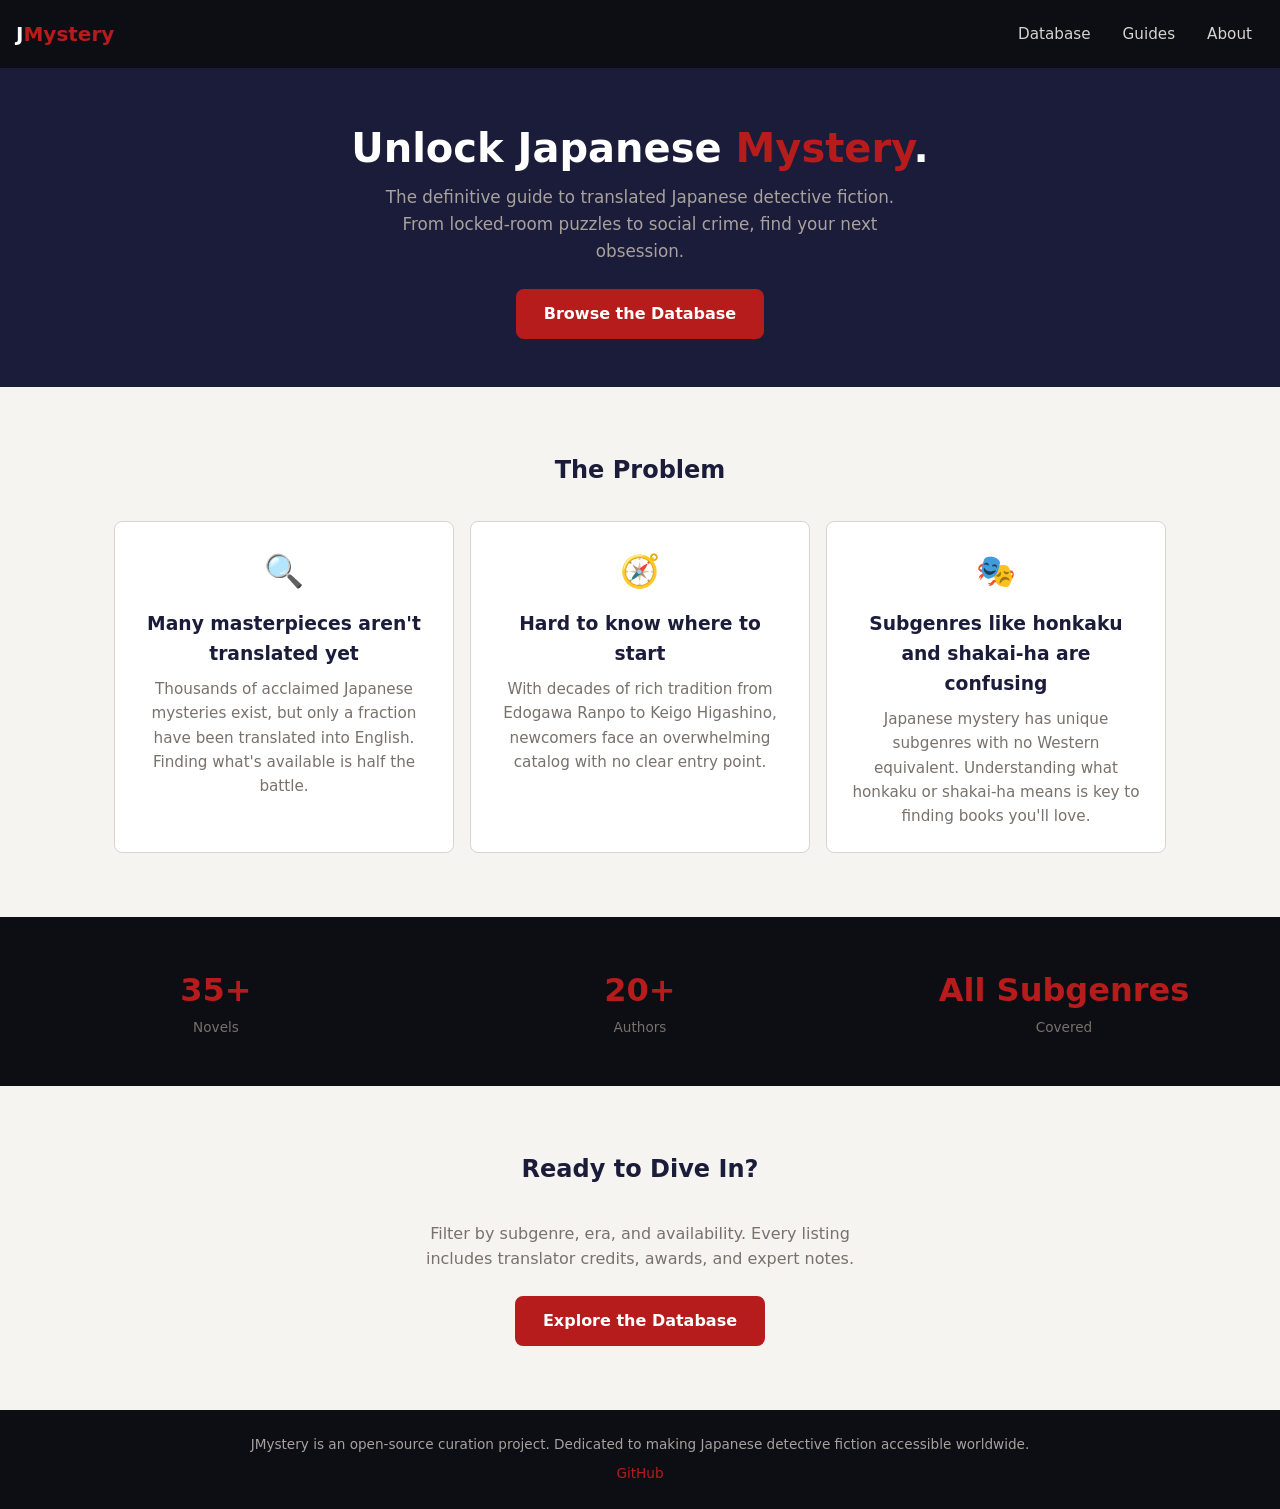
<file: index.html>
<!DOCTYPE html>
<html lang="en">
<head>
<meta charset="UTF-8">
<meta name="viewport" content="width=device-width,initial-scale=1">
<title>JMystery - The Definitive Guide to Translated Japanese Detective Fiction</title>
<meta name="description" content="A curated database of translated Japanese mystery novels for international readers. Discover honkaku, shakai-ha, and more subgenres.">
<meta property="og:title" content="JMystery - Translated Japanese Mystery Novels">
<meta property="og:description" content="The definitive guide to translated Japanese detective fiction. 35+ novels, 20+ authors, all subgenres covered.">
<meta property="og:type" content="website">
<meta property="og:url" content="https://humancronadmin.github.io/j-mystery/">
<link rel="canonical" href="https://humancronadmin.github.io/j-mystery/">
<link rel="icon" href="favicon.svg" type="image/svg+xml">
<link rel="stylesheet" href="css/style.css">
<script async src="https://www.googletagmanager.com/gtag/js?id=G-MXKH7PSKC2"></script>
<script>window.dataLayer=window.dataLayer||[];function gtag(){dataLayer.push(arguments);}gtag("js",new Date());gtag("config","G-MXKH7PSKC2");</script>
<script type="text/javascript">(function(c,l,a,r,i,t,y){c[a]=c[a]||function(){(c[a].q=c[a].q||[]).push(arguments)};t=l.createElement(r);t.async=1;t.src="https://www.clarity.ms/tag/"+i;y=l.getElementsByTagName(r)[0];y.parentNode.insertBefore(t,y);})(window, document, "clarity", "script", "wa1jxs6bmh");</script>

<script type="application/ld+json">{"@context":"https://schema.org","@type":"WebSite","name":"JMystery","url":"https://humancronadmin.github.io/j-mystery/","description":"JMystery - Japanese mystery novels, honkaku mystery, shin-honkaku, Keigo Higashino, Soji Shimada, locked room m","inLanguage":"en","potentialAction":{"@type":"SearchAction","target":{"@type":"EntryPoint","urlTemplate":"https://humancronadmin.github.io/j-mystery/?q={search_term_string}"},"query-input":"required name=search_term_string"}}</script>
<script type="application/ld+json">{"@context":"https://schema.org","@type":"CollectionPage","name":"JMystery","url":"https://humancronadmin.github.io/j-mystery/","description":"JMystery - Japanese mystery novels, honkaku mystery, shin-honkaku, Keigo Higashino, Soji Shimada, locked room m","about":{"@type":"Thing","name":"Japanese mystery novels"},"audience":{"@type":"Audience","audienceType":"mystery readers worldwide interested in Japanese mystery fiction"},"isAccessibleForFree":true,"inLanguage":"en"}</script>
<script type="application/ld+json">{"@context":"https://schema.org","@type":"BreadcrumbList","itemListElement":[{"@type":"ListItem","position":1,"name":"Home","item":"https://humancronadmin.github.io/j-mystery/"}]}</script>
</head>
<body>
<nav class="nav">
 <a href="index.html" class="nav-brand">J<span>Mystery</span></a>
 <div class="nav-links">
 <a href="database.html">Database</a>
 <a href="#guides">Guides</a>
 <a href="#about">About</a>
 </div>
</nav>
<section class="hero">
 <h1>Unlock Japanese <em>Mystery</em>.</h1>
 <p>The definitive guide to translated Japanese detective fiction. From locked-room puzzles to social crime, find your next obsession.</p>
 <a href="database.html" class="btn btn-primary">Browse the Database</a>
</section>
<section class="section">
 <h2 class="section-title">The Problem</h2>
 <div class="problem-grid" id="problems"></div>
</section>
<section class="section" style="background:var(--dark);color:#FFF;max-width:none;padding:48px 16px">
 <div class="stats-row" id="stats"></div>
</section>
<section class="section" style="text-align:center">
 <h2 class="section-title">Ready to Dive In?</h2>
 <p style="color:var(--muted);margin-bottom:24px;max-width:480px;margin-left:auto;margin-right:auto">Filter by subgenre, era, and availability. Every listing includes translator credits, awards, and expert notes.</p>
 <a href="database.html" class="btn btn-primary">Explore the Database</a>
</section>
<footer class="footer" id="about">
 <p>JMystery is an open-source curation project. Dedicated to making Japanese detective fiction accessible worldwide.</p>
 <p style="margin-top:8px"><a href="https://github.com/humancronadmin">GitHub</a></p>
</footer>
<script>
const problems=[
 {icon:"\uD83D\uDD0D",title:"Many masterpieces aren't translated yet",desc:"Thousands of acclaimed Japanese mysteries exist, but only a fraction have been translated into English. Finding what's available is half the battle."},
 {icon:"\uD83E\uDDED",title:"Hard to know where to start",desc:"With decades of rich tradition from Edogawa Ranpo to Keigo Higashino, newcomers face an overwhelming catalog with no clear entry point."},
 {icon:"\uD83C\uDFAD",title:"Subgenres like honkaku and shakai-ha are confusing",desc:"Japanese mystery has unique subgenres with no Western equivalent. Understanding what honkaku or shakai-ha means is key to finding books you'll love."}
];
const stats=[
 {num:"35+",label:"Novels"},
 {num:"20+",label:"Authors"},
 {num:"All Subgenres",label:"Covered"}
];
document.getElementById("problems").innerHTML=problems.map(p=>`<div class="problem-card"><div class="icon">${p.icon}</div><h3>${p.title}</h3><p>${p.desc}</p></div>`).join("");
document.getElementById("stats").innerHTML=stats.map(s=>`<div class="stat"><div class="num">${s.num}</div><div class="label">${s.label}</div></div>`).join("");
</script>
</body>
</html>
</file>
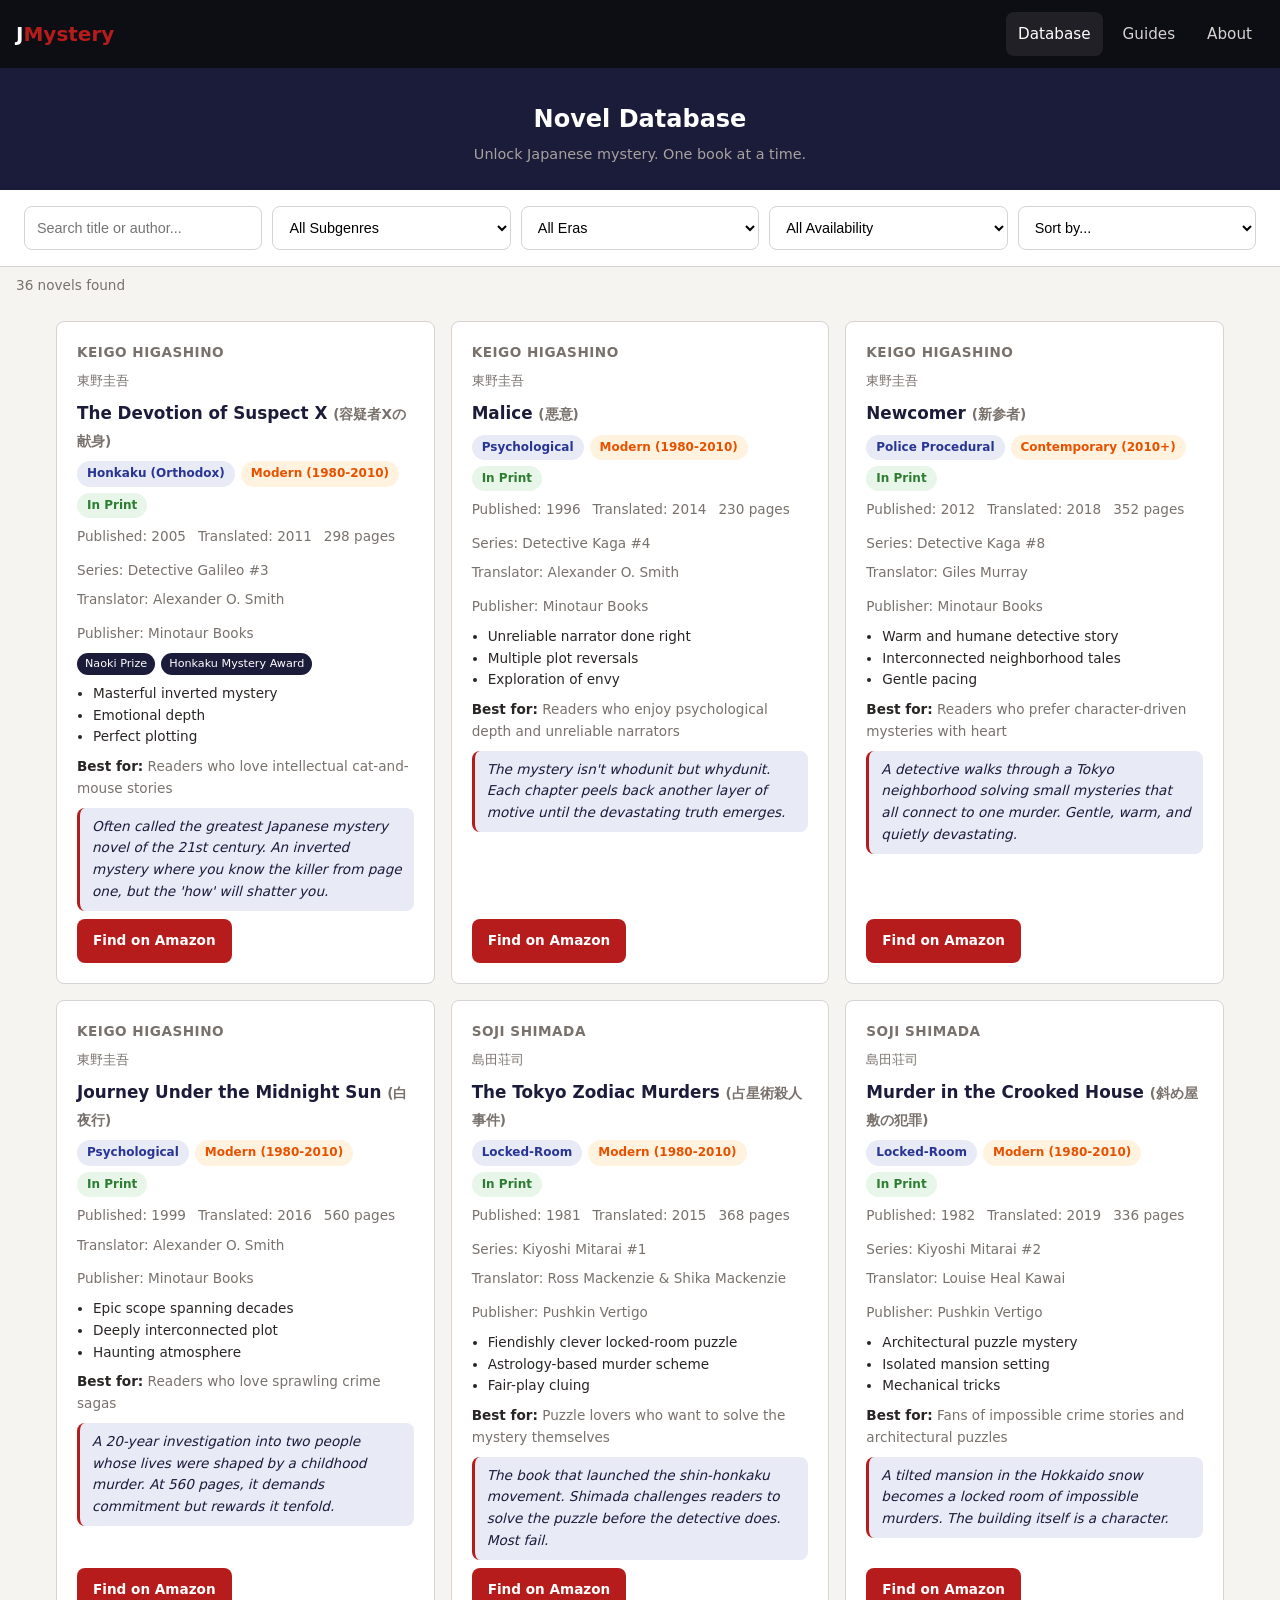
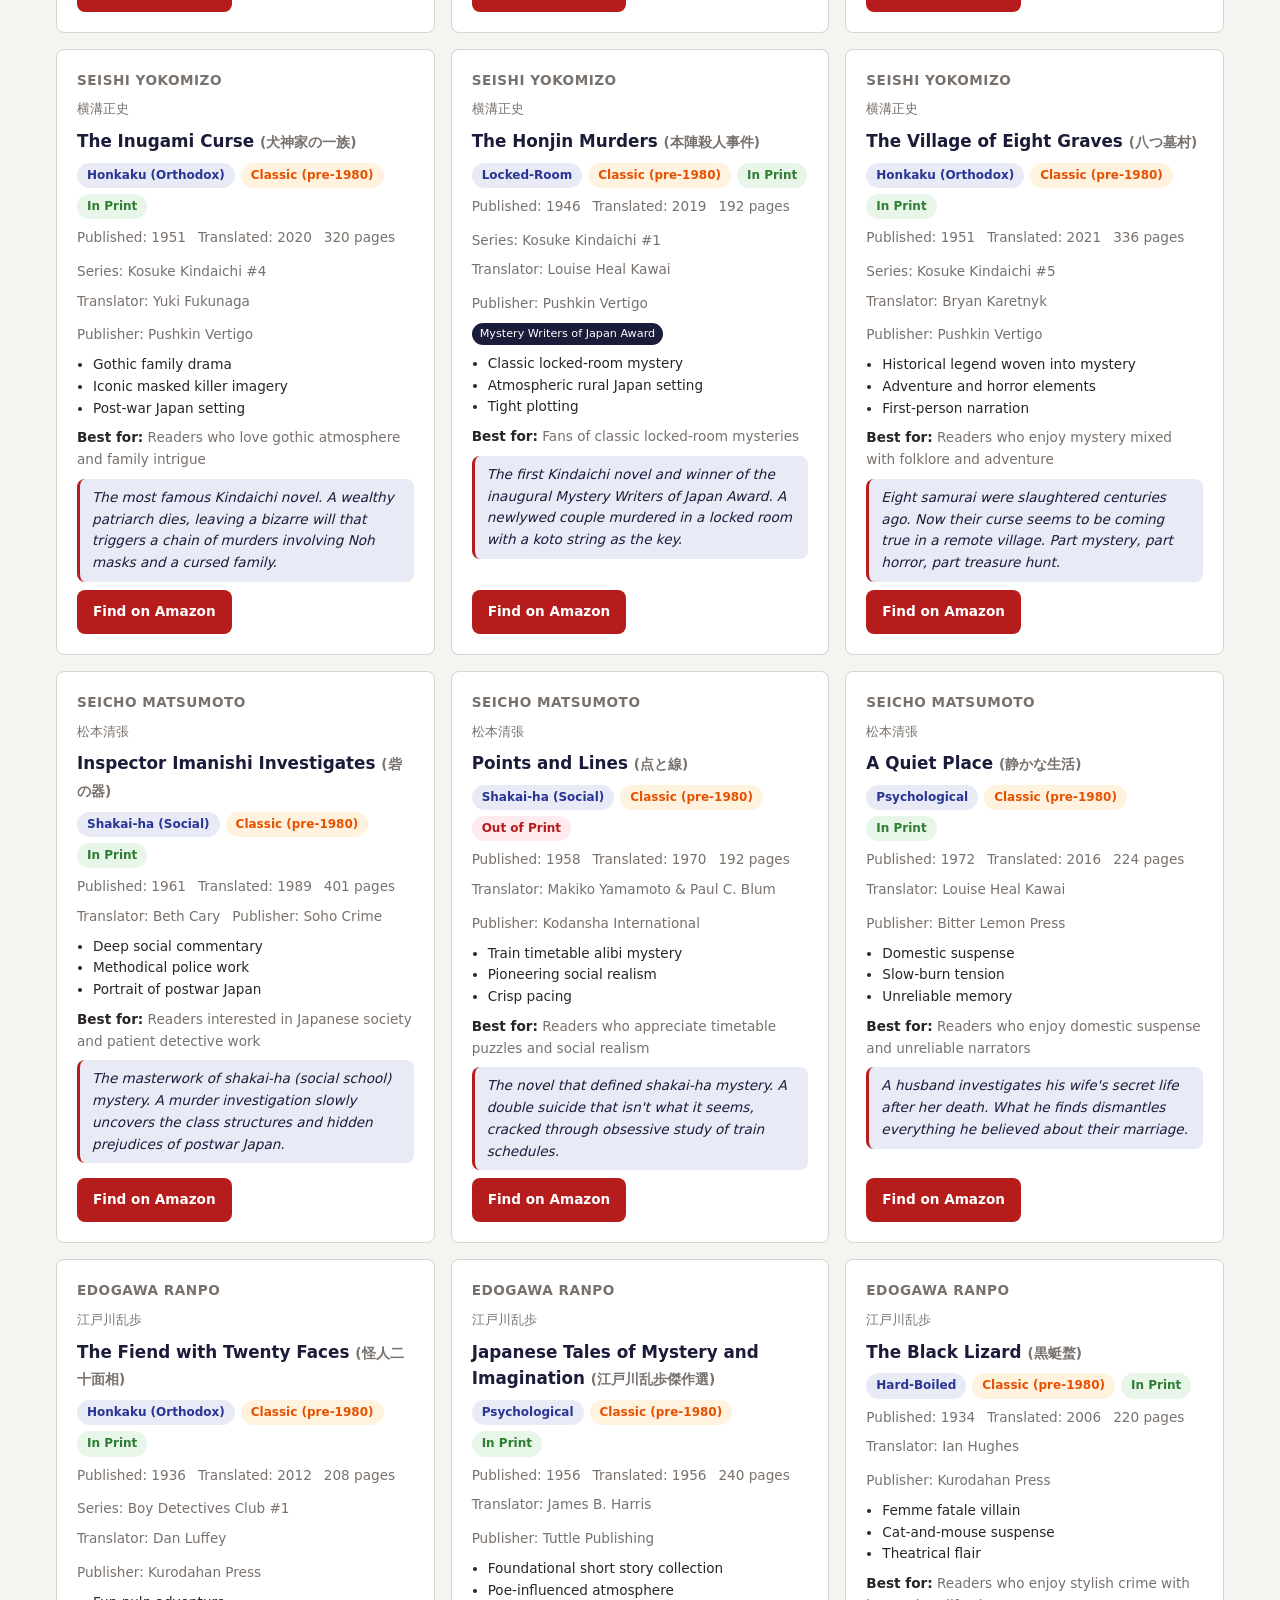
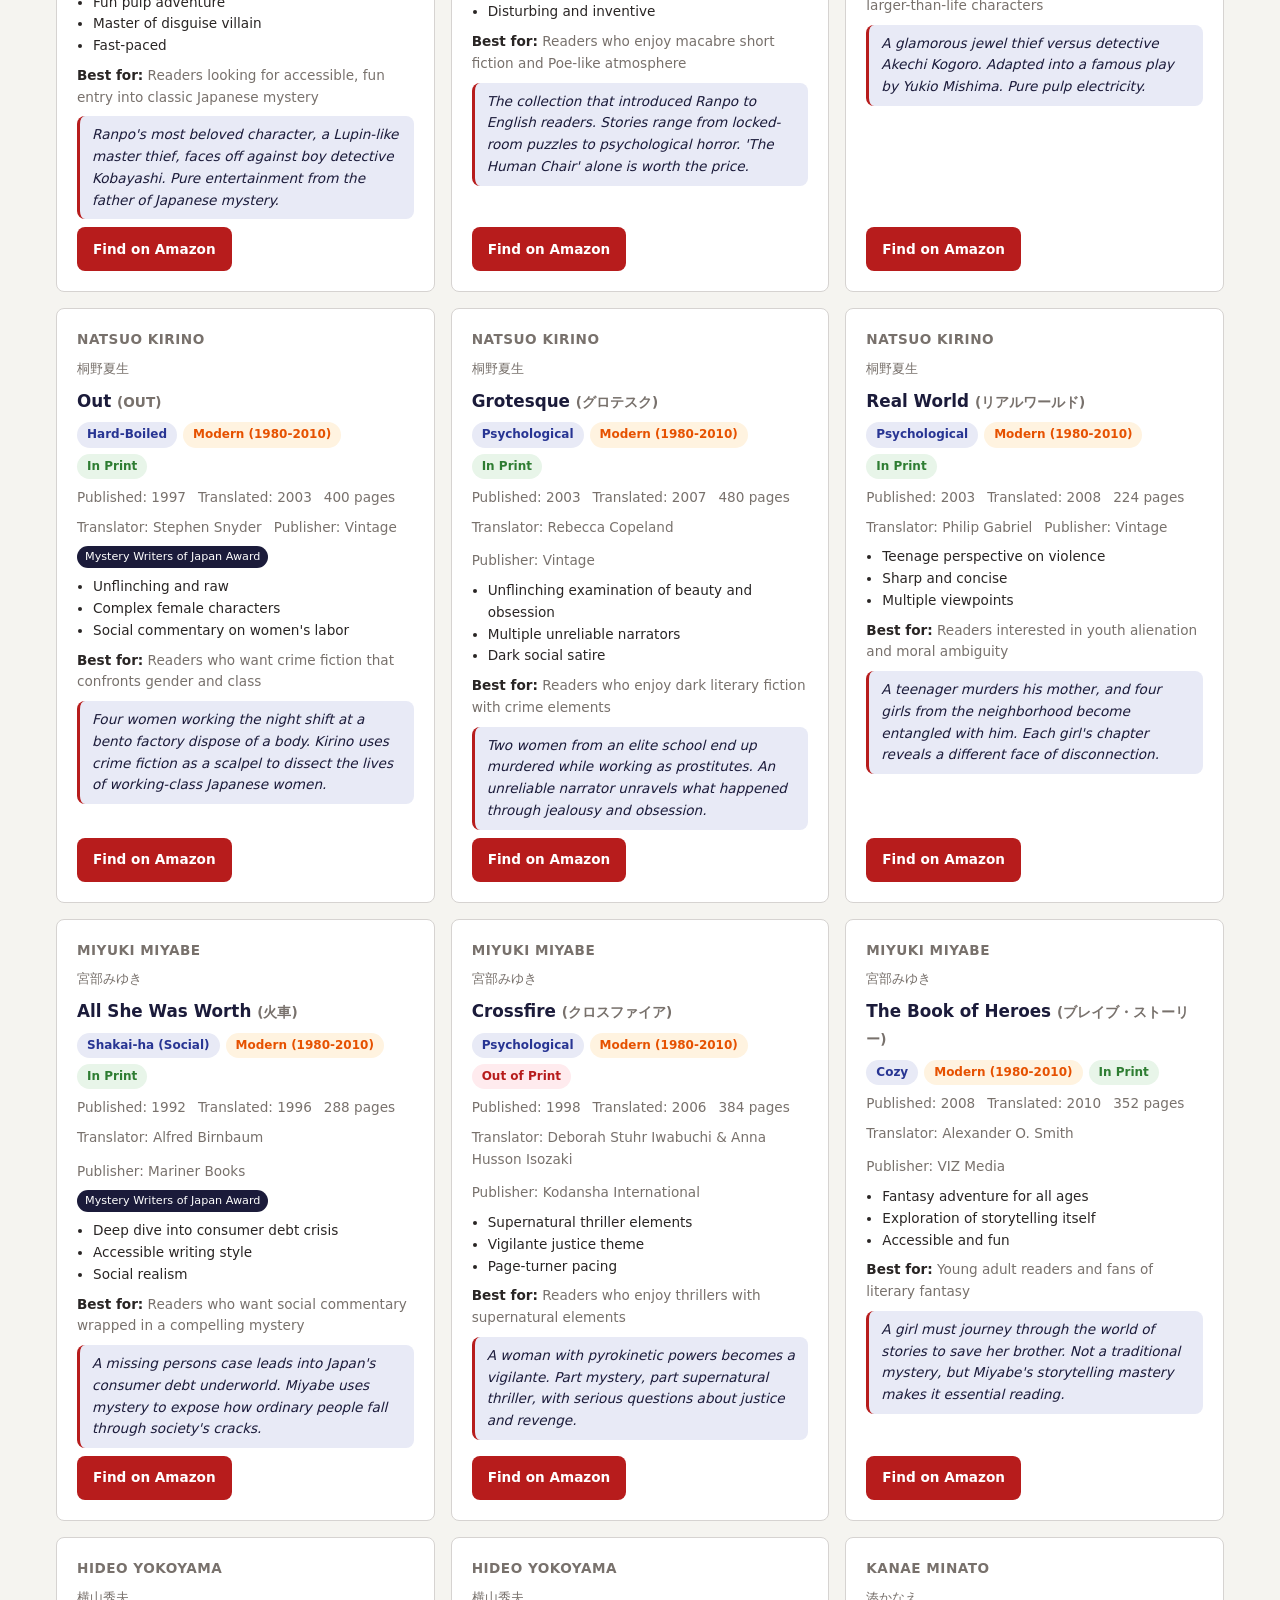
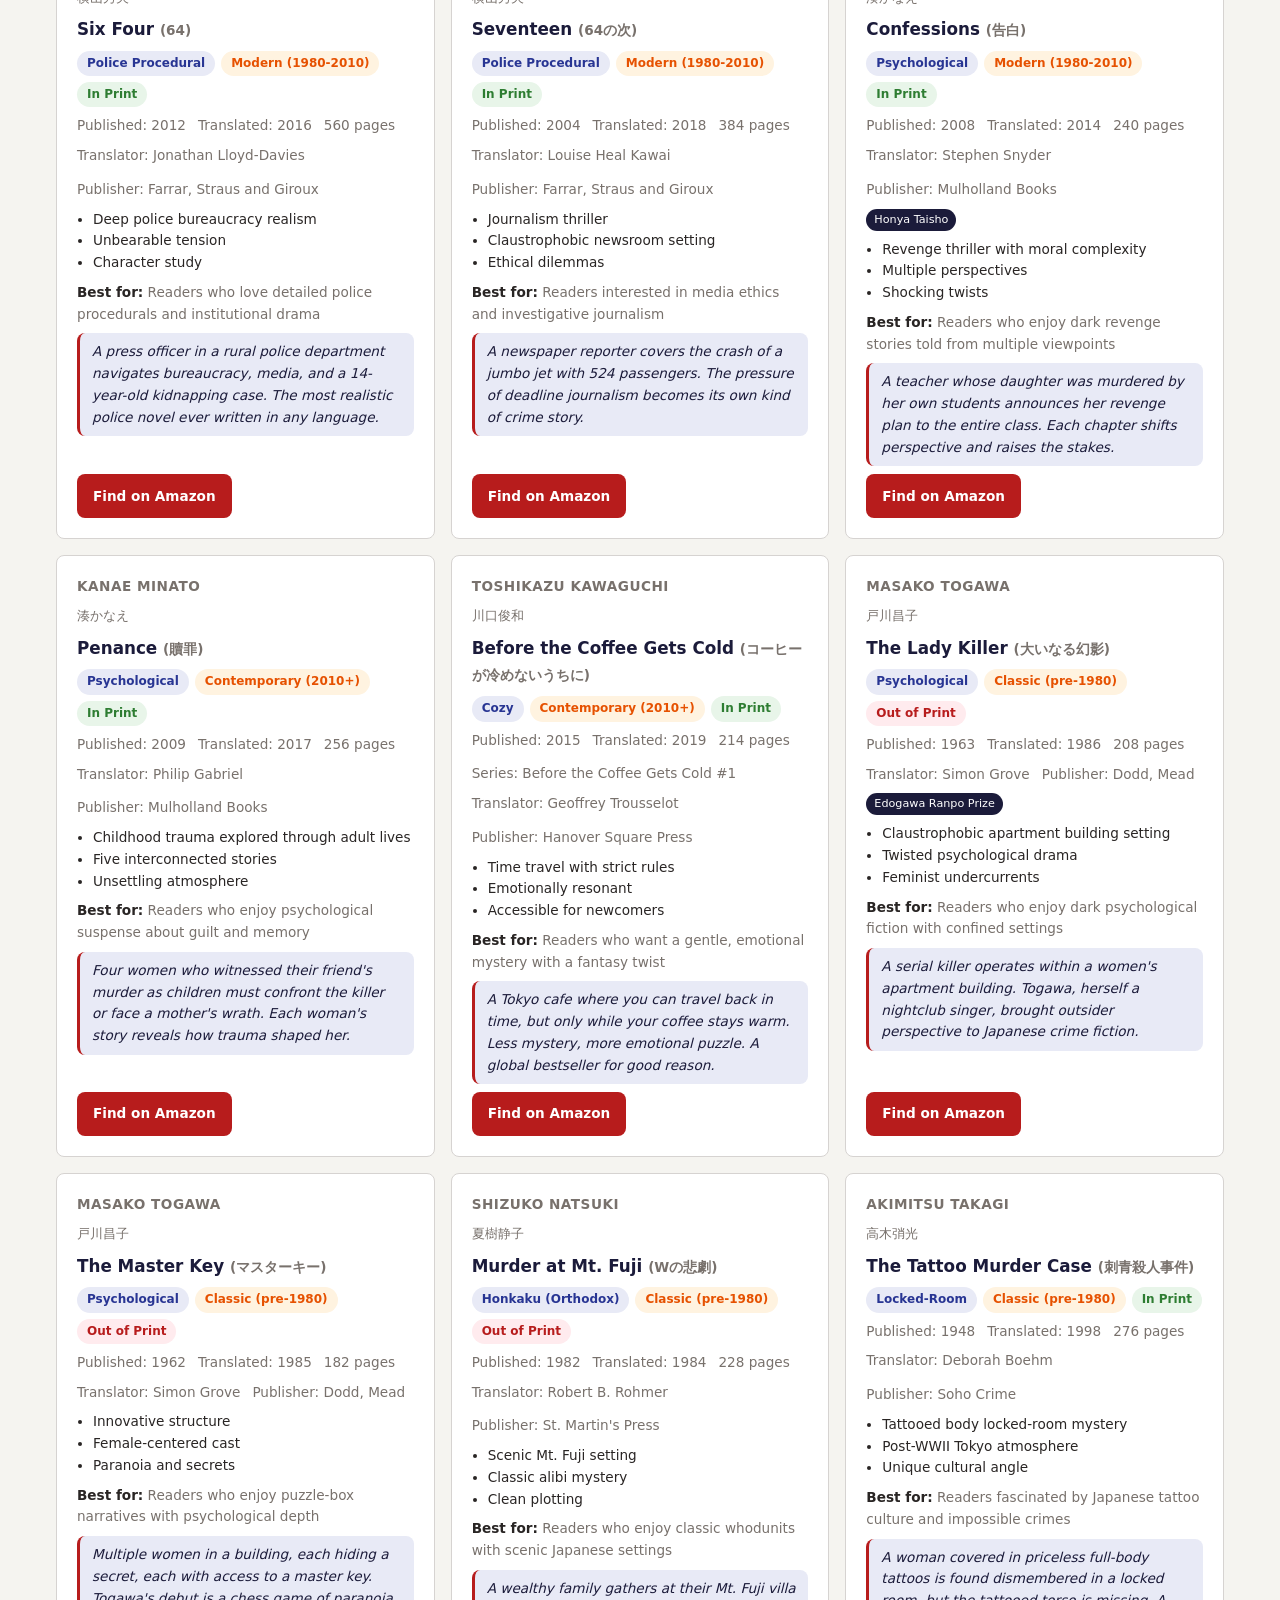
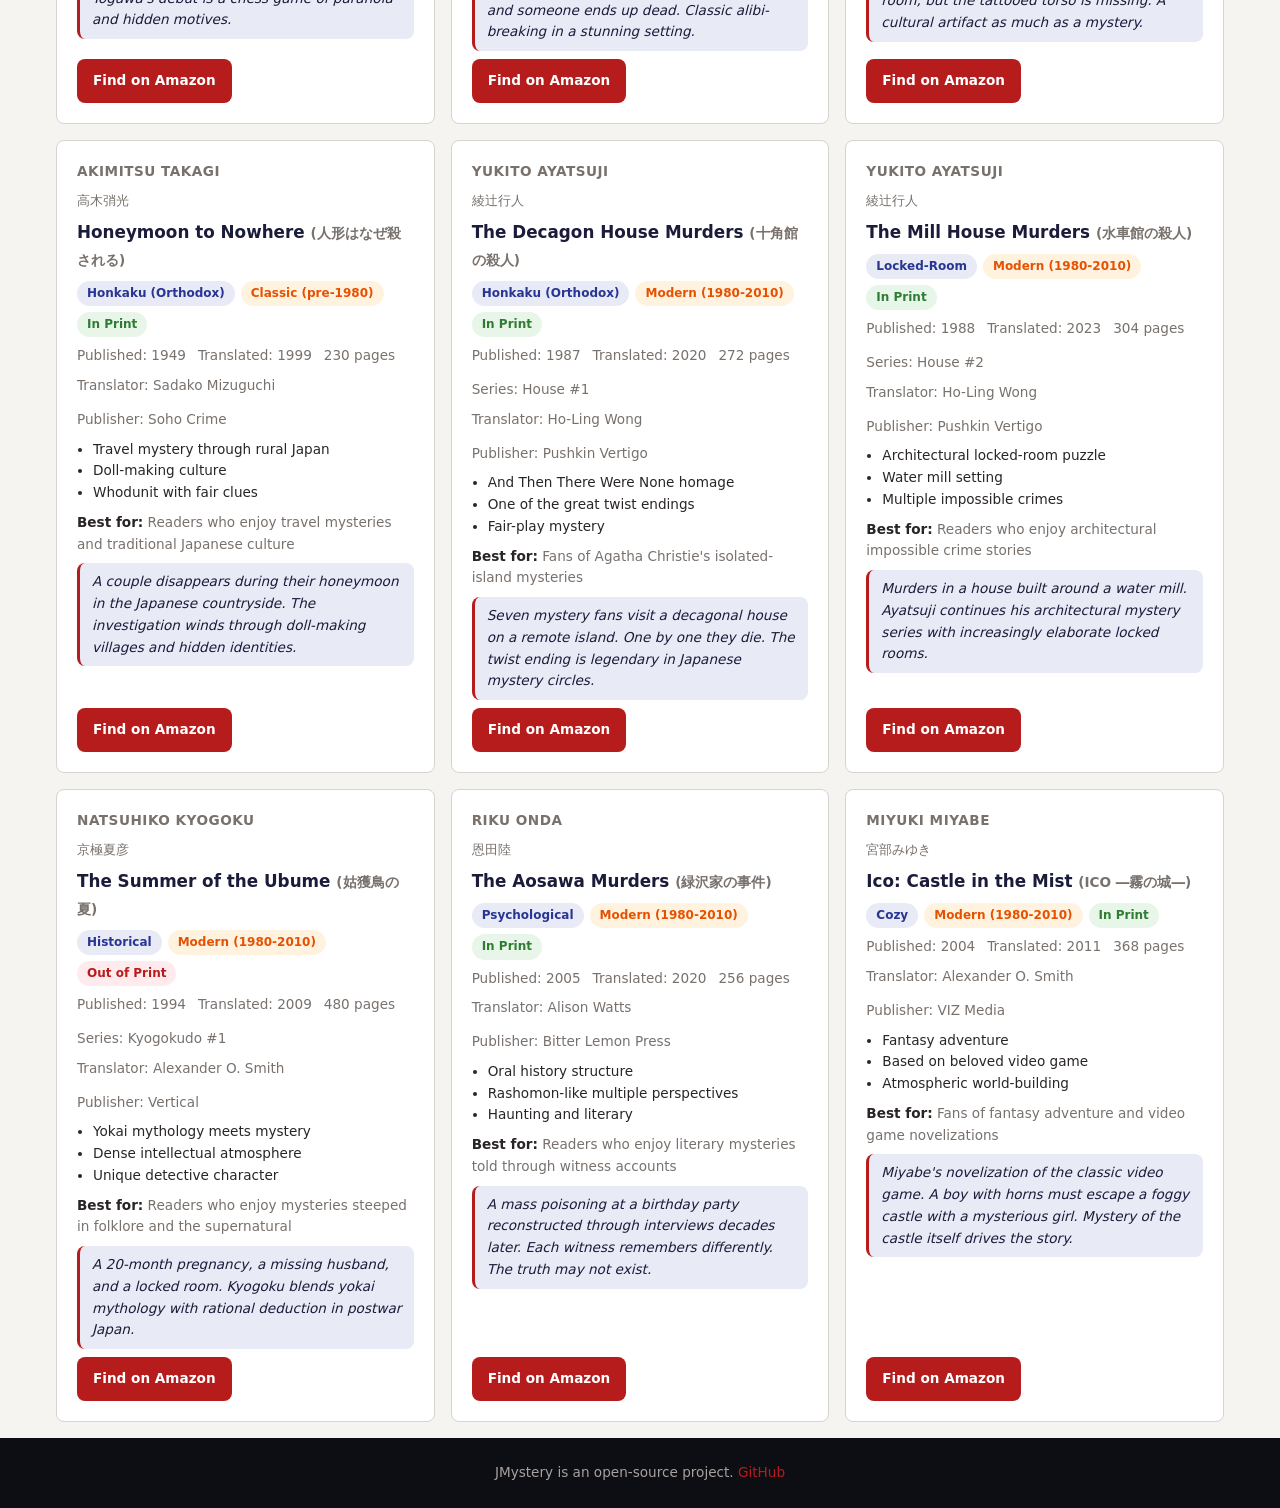
<file: database.html>
<!DOCTYPE html>
<html lang="en">
<head>
<meta charset="UTF-8">
<meta name="viewport" content="width=device-width,initial-scale=1">
<title>Database - JMystery</title>
<meta name="description" content="Browse and filter 35+ translated Japanese mystery novels. Compare subgenres, eras, authors, and find your next read.">
<meta property="og:title" content="JMystery - Novel Database">
<meta property="og:description" content="Browse and filter 35+ translated Japanese mystery novels by subgenre, era, and availability.">
<meta property="og:type" content="website">
<meta property="og:url" content="https://humancronadmin.github.io/j-mystery/database.html">
<link rel="canonical" href="https://humancronadmin.github.io/j-mystery/database.html">
<link rel="icon" href="favicon.svg" type="image/svg+xml">
<link rel="stylesheet" href="css/style.css">
<script async src="https://www.googletagmanager.com/gtag/js?id=G-MXKH7PSKC2"></script>
<script>window.dataLayer=window.dataLayer||[];function gtag(){dataLayer.push(arguments);}gtag("js",new Date());gtag("config","G-MXKH7PSKC2");</script>
<script type="text/javascript">(function(c,l,a,r,i,t,y){c[a]=c[a]||function(){(c[a].q=c[a].q||[]).push(arguments)};t=l.createElement(r);t.async=1;t.src="https://www.clarity.ms/tag/"+i;y=l.getElementsByTagName(r)[0];y.parentNode.insertBefore(t,y);})(window, document, "clarity", "script", "wa1jxs6bmh");</script>
</head>
<body>
<nav class="nav">
 <a href="index.html" class="nav-brand">J<span>Mystery</span></a>
 <div class="nav-links">
 <a href="database.html" class="active">Database</a>
 <a href="index.html#guides">Guides</a>
 <a href="index.html#about">About</a>
 </div>
</nav>
<div class="db-header">
 <h1>Novel Database</h1>
 <p>Unlock Japanese mystery. One book at a time.</p>
</div>
<div class="filters">
 <input type="search" id="search" placeholder="Search title or author...">
 <select id="subgenre"><option value="">All Subgenres</option></select>
 <select id="era"><option value="">All Eras</option></select>
 <select id="availability"><option value="">All Availability</option></select>
 <select id="sort">
 <option value="">Sort by...</option>
 <option value="year-asc">Year: Old to New</option>
 <option value="year-desc">Year: New to Old</option>
 <option value="name-asc">Title: A to Z</option>
 <option value="author-asc">Author: A to Z</option>
 </select>
</div>
<div class="result-count" id="resultCount"></div>
<div class="product-grid" id="grid"></div>
<footer class="footer">
 <p>JMystery is an open-source project. <a href="https://github.com/humancronadmin">GitHub</a></p>
</footer>
<script src="js/database.js"></script>
</body>
</html>
</file>
<file: css/style.css>
*,*::before,*::after{box-sizing:border-box;margin:0;padding:0}
:root{--primary:#1B1B3A;--accent:#B71C1C;--dark:#0D0D14;--light:#F5F4F0;--card:#FFFFFF;--text:#292524;--muted:#78716C;--border:#D6D3D1;--radius:8px}
body{font-family:'Segoe UI',system-ui,-apple-system,sans-serif;color:var(--text);background:var(--light);line-height:1.6}
a{color:var(--primary);text-decoration:none}
a:hover{color:var(--accent)}

/* NAV */
.nav{background:var(--dark);padding:12px 16px;display:flex;align-items:center;justify-content:space-between;position:sticky;top:0;z-index:100}
.nav-brand{color:#FFF;font-size:1.25rem;font-weight:700}
.nav-brand span{color:var(--accent)}
.nav-links{display:flex;gap:8px}
.nav-links a{color:#D6D3D1;font-size:.9rem;padding:10px 12px;min-height:44px;display:flex;align-items:center;border-radius:var(--radius)}
.nav-links a:hover,.nav-links a.active{color:#FFF;background:rgba(255,255,255,.08)}

/* HERO */
.hero{background:var(--primary);color:#FFF;padding:56px 16px 48px;text-align:center}
.hero h1{font-size:2rem;margin-bottom:12px;line-height:1.2}
.hero h1 em{color:var(--accent);font-style:normal}
.hero p{color:#A8A29E;font-size:1.05rem;max-width:520px;margin:0 auto 24px}
.btn{display:inline-flex;align-items:center;justify-content:center;min-height:44px;padding:12px 28px;border-radius:var(--radius);font-weight:600;font-size:1rem;cursor:pointer;border:none;transition:background .2s}
.btn-primary{background:var(--accent);color:#FFF}
.btn-primary:hover{background:#8B1515;color:#FFF}

/* SECTIONS */
.section{padding:48px 16px;max-width:1100px;margin:0 auto}
.section-title{font-size:1.5rem;color:var(--primary);text-align:center;margin-bottom:32px}

/* PROBLEM CARDS */
.problem-grid{display:grid;gap:16px}
.problem-card{background:var(--card);border:1px solid var(--border);border-radius:var(--radius);padding:24px;text-align:center}
.problem-card .icon{font-size:2rem;margin-bottom:12px}
.problem-card h3{color:var(--primary);margin-bottom:8px}
.problem-card p{color:var(--muted);font-size:.95rem}

/* STATS */
.stats-row{display:flex;flex-wrap:wrap;justify-content:center;gap:24px;text-align:center}
.stat{flex:1;min-width:120px}
.stat .num{font-size:2rem;font-weight:700;color:var(--accent)}
.stat .label{font-size:.85rem;color:var(--muted)}

/* FOOTER */
.footer{background:var(--dark);color:#A8A29E;padding:24px 16px;text-align:center;font-size:.85rem}
.footer a{color:var(--accent)}

/* DATABASE PAGE */
.db-header{background:var(--primary);color:#FFF;padding:32px 16px 24px;text-align:center}
.db-header h1{font-size:1.5rem;margin-bottom:4px}
.db-header p{color:#A8A29E;font-size:.9rem}

.filters{background:var(--card);border-bottom:1px solid var(--border);padding:16px;display:flex;flex-wrap:wrap;gap:10px;position:sticky;top:52px;z-index:90}
.filters select,.filters input{min-height:44px;padding:8px 12px;border:1px solid var(--border);border-radius:var(--radius);font-size:.9rem;background:#FFF;flex:1;min-width:140px}
.filters input[type="search"]{min-width:200px}
.result-count{padding:8px 16px;font-size:.85rem;color:var(--muted)}

.product-grid{display:grid;gap:16px;padding:16px;max-width:1200px;margin:0 auto}
.product-card{background:var(--card);border:1px solid var(--border);border-radius:var(--radius);padding:20px;display:flex;flex-direction:column;gap:8px}
.product-card h3{font-size:1.05rem;color:var(--primary)}
.product-card .author{font-size:.85rem;color:var(--muted);font-weight:600;text-transform:uppercase;letter-spacing:.5px}
.product-card .author-ja{font-size:.8rem;color:var(--muted)}
.badges{display:flex;flex-wrap:wrap;gap:6px}
.badge{display:inline-block;padding:3px 10px;border-radius:20px;font-size:.75rem;font-weight:600}
.badge-subgenre{background:#E8EAF6;color:#283593}
.badge-era{background:#FFF3E0;color:#E65100}
.badge-avail{background:#E8F5E9;color:#2E7D32}
.badge-avail-oop{background:#FFEBEE;color:#B71C1C}
.badge-avail-digital{background:#E3F2FD;color:#1565C0}
.product-meta{display:flex;flex-wrap:wrap;gap:12px;font-size:.85rem;color:var(--muted)}
.product-meta span{display:flex;align-items:center;gap:4px}
.product-awards{display:flex;flex-wrap:wrap;gap:6px}
.award-tag{font-size:.7rem;background:var(--primary);color:#FFF;padding:2px 8px;border-radius:12px}
.product-pros{font-size:.85rem;color:var(--text)}
.product-pros li{margin-left:16px}
.product-best{font-size:.85rem;color:var(--muted)}
.product-best strong{color:var(--text)}
.expert-note{font-size:.85rem;font-style:italic;color:var(--primary);background:#E8EAF6;padding:8px 12px;border-radius:var(--radius);border-left:3px solid var(--accent)}
.product-link{margin-top:auto}
.product-link a{display:inline-flex;align-items:center;justify-content:center;min-height:44px;padding:8px 16px;background:var(--accent);color:#FFF;border-radius:var(--radius);font-size:.85rem;font-weight:600;transition:background .2s}
.product-link a:hover{background:#8B1515;color:#FFF}

/* RESPONSIVE */
@media(min-width:480px){
  .hero h1{font-size:2.5rem}
  .problem-grid{grid-template-columns:repeat(3,1fr)}
  .product-grid{grid-template-columns:repeat(2,1fr)}
  .nav-links a{font-size:.95rem}
}
@media(min-width:768px){
  .product-grid{grid-template-columns:repeat(3,1fr)}
  .section{padding:64px 24px}
  .filters{padding:16px 24px}
}
</file>
